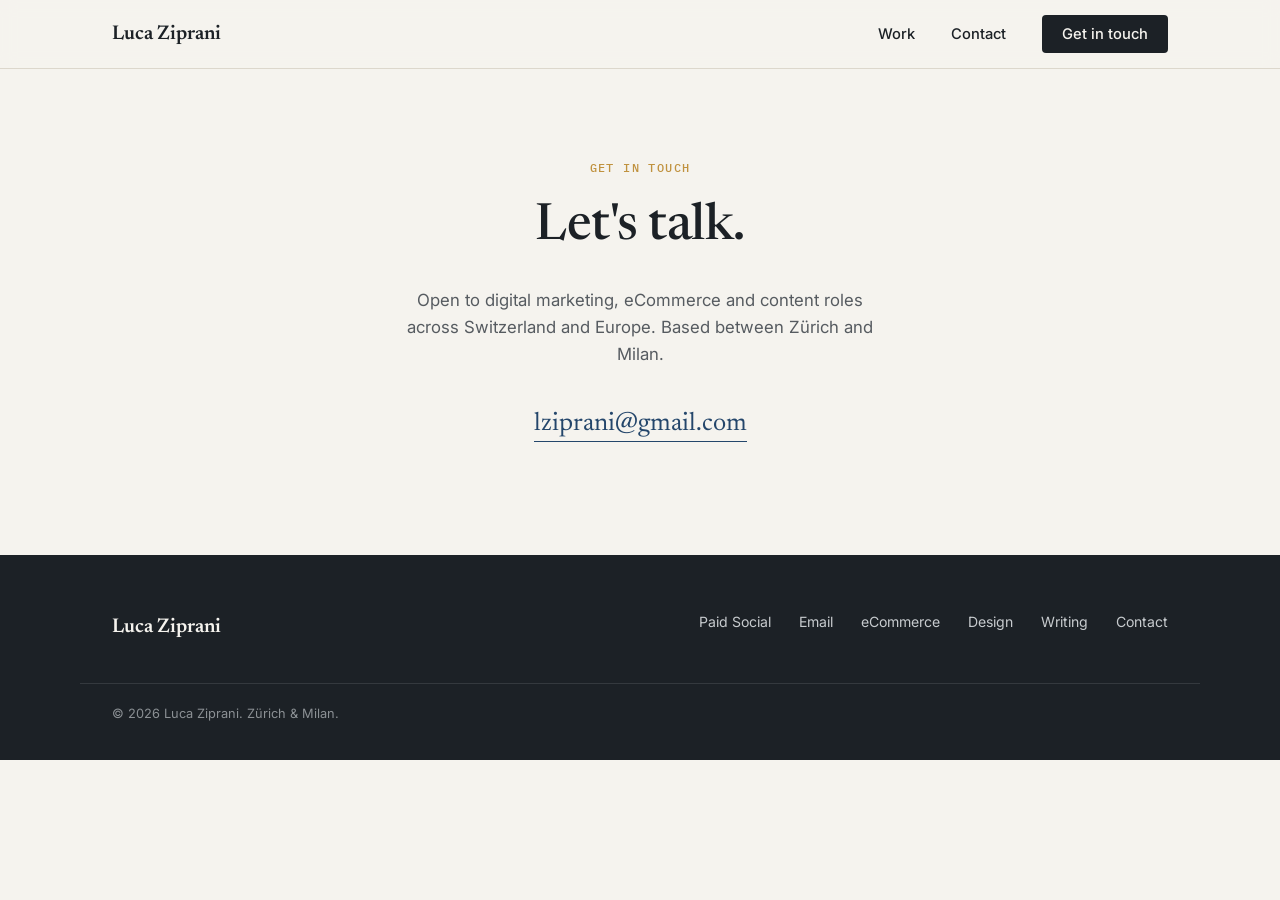
<file: contact.html>
<!DOCTYPE html>
<html lang="en">
<head>
<meta charset="UTF-8">
<meta name="viewport" content="width=device-width, initial-scale=1.0">
<title>Contact — Luca Ziprani</title>
<link rel="stylesheet" href="style.css">
</head>
<body>

<nav class="nav">
  <div class="nav-inner">
    <a href="index.html" class="logo">Luca Ziprani</a>
    <button class="menu-toggle" id="menuToggle"><span></span><span></span><span></span></button>
    <ul class="nav-links" id="navLinks">
      <li class="has-dropdown">
        <a>Work</a>
        <div class="dropdown">
          <a href="work-paid-social.html">Paid Social</a>
          <a href="work-email.html">Email Marketing</a>
          <a href="work-ecommerce.html">eCommerce Content</a>
          <a href="work-design.html">Design &amp; Editorial</a>
          <a href="work-content.html">Content &amp; Copywriting</a>
        </div>
      </li>
      <li><a href="contact.html">Contact</a></li>
      <li><a href="contact.html" class="nav-cta">Get in touch</a></li>
    </ul>
  </div>
</nav>

<section class="contact-block container">
  <span class="eyebrow">Get in touch</span>
  <h1>Let's talk.</h1>
  <p class="lead">Open to digital marketing, eCommerce and content roles across Switzerland and Europe. Based between Zürich and Milan.</p>
  <a href="mailto:lziprani@gmail.com" class="contact-email">lziprani@gmail.com</a>
</section>

<footer class="footer">
  <div class="container footer-inner">
    <div><a href="index.html" class="logo">Luca Ziprani</a></div>
    <ul class="footer-links">
      <li><a href="work-paid-social.html">Paid Social</a></li>
      <li><a href="work-email.html">Email</a></li>
      <li><a href="work-ecommerce.html">eCommerce</a></li>
      <li><a href="work-design.html">Design</a></li>
      <li><a href="work-content.html">Writing</a></li>
      <li><a href="contact.html">Contact</a></li>
    </ul>
  </div>
  <div class="container footer-bottom">&copy; 2026 Luca Ziprani. Zürich &amp; Milan.</div>
</footer>

<script>
  const toggle = document.getElementById('menuToggle');
  const links = document.getElementById('navLinks');
  toggle.addEventListener('click', () => links.classList.toggle('open'));
  document.querySelectorAll('.has-dropdown > a').forEach(el => {
    el.addEventListener('click', (e) => {
      if (window.innerWidth <= 640) { e.preventDefault(); el.parentElement.classList.toggle('open'); }
    });
  });
</script>

</body>
</html>
</file>
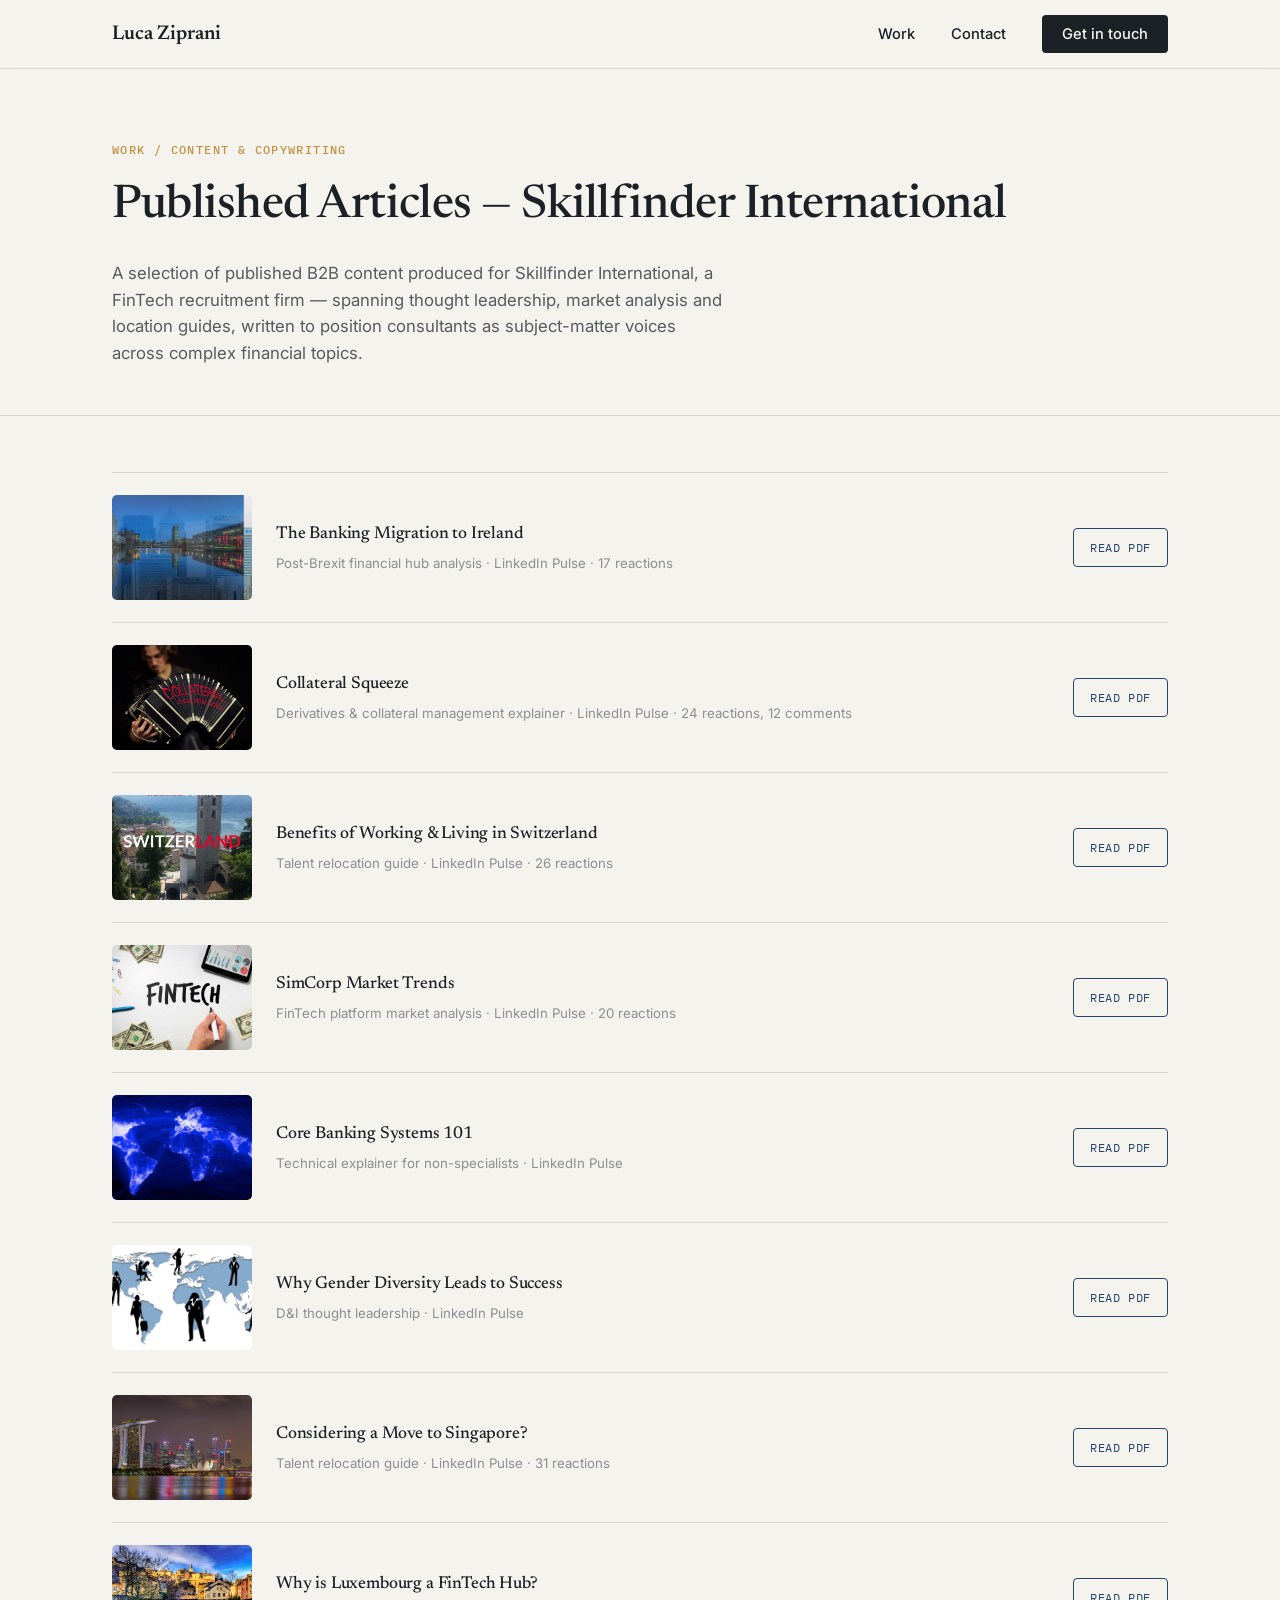
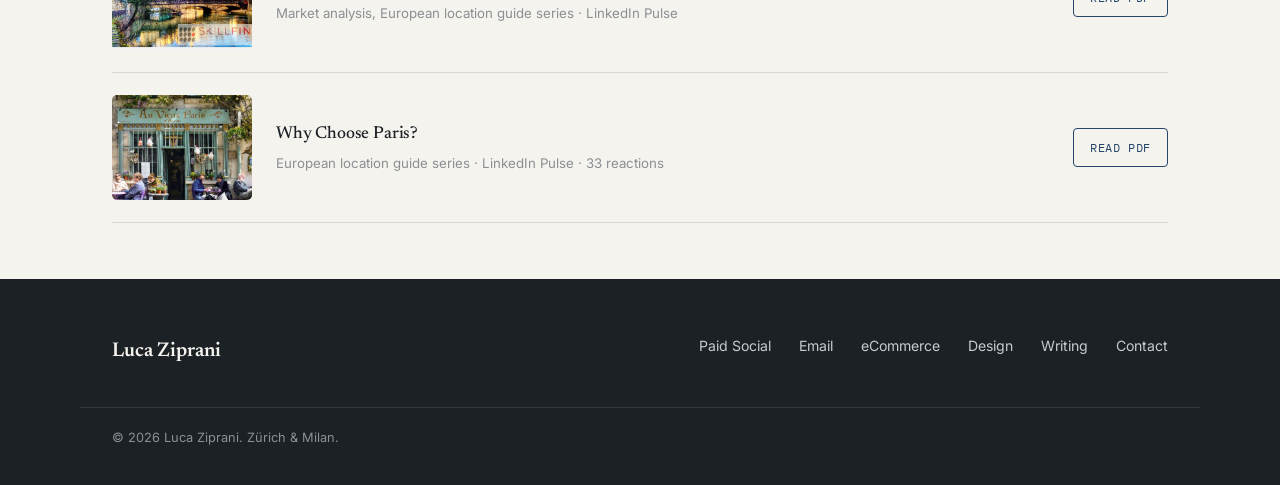
<file: work-content.html>
<!DOCTYPE html>
<html lang="en">
<head>
<meta charset="UTF-8">
<meta name="viewport" content="width=device-width, initial-scale=1.0">
<title>Content &amp; Copywriting — Luca Ziprani</title>
<link rel="stylesheet" href="style.css">
</head>
<body>

<nav class="nav">
  <div class="nav-inner">
    <a href="index.html" class="logo">Luca Ziprani</a>
    <button class="menu-toggle" id="menuToggle"><span></span><span></span><span></span></button>
    <ul class="nav-links" id="navLinks">
      <li class="has-dropdown">
        <a>Work</a>
        <div class="dropdown">
          <a href="work-paid-social.html">Paid Social</a>
          <a href="work-email.html">Email Marketing</a>
          <a href="work-ecommerce.html">eCommerce Content</a>
          <a href="work-design.html">Design &amp; Editorial</a>
          <a href="work-content.html">Content &amp; Copywriting</a>
        </div>
      </li>
      <li><a href="contact.html">Contact</a></li>
      <li><a href="contact.html" class="nav-cta">Get in touch</a></li>
    </ul>
  </div>
</nav>

<section class="page-hero">
  <div class="container">
    <span class="eyebrow">Work / Content &amp; Copywriting</span>
    <h1>Published Articles — Skillfinder International</h1>
    <p class="lead">A selection of published B2B content produced for Skillfinder International, a FinTech recruitment firm — spanning thought leadership, market analysis and location guides, written to position consultants as subject-matter voices across complex financial topics.</p>
  </div>
</section>

<section class="container">
  <div class="section" style="border-bottom:none;">
    <div class="article-list">

      <div class="article-item">
        <img src="images/article-ireland.jpg" alt="Banking Migration to Ireland">
        <div>
          <h3>The Banking Migration to Ireland</h3>
          <p class="meta">Post-Brexit financial hub analysis · LinkedIn Pulse · 17 reactions</p>
        </div>
        <a href="files/banking_migration_ireland.pdf" class="dl" target="_blank">Read PDF</a>
      </div>

      <div class="article-item">
        <img src="images/article-collateral.jpg" alt="Collateral Squeeze">
        <div>
          <h3>Collateral Squeeze</h3>
          <p class="meta">Derivatives &amp; collateral management explainer · LinkedIn Pulse · 24 reactions, 12 comments</p>
        </div>
        <a href="files/collateral_squeeze.pdf" class="dl" target="_blank">Read PDF</a>
      </div>

      <div class="article-item">
        <img src="images/article-switzerland.jpg" alt="Benefits of Switzerland">
        <div>
          <h3>Benefits of Working &amp; Living in Switzerland</h3>
          <p class="meta">Talent relocation guide · LinkedIn Pulse · 26 reactions</p>
        </div>
        <a href="files/benefits_switzerland.pdf" class="dl" target="_blank">Read PDF</a>
      </div>

      <div class="article-item">
        <img src="images/article-simcorp.jpg" alt="SimCorp Market Trends">
        <div>
          <h3>SimCorp Market Trends</h3>
          <p class="meta">FinTech platform market analysis · LinkedIn Pulse · 20 reactions</p>
        </div>
        <a href="files/simcorp_market_trends.pdf" class="dl" target="_blank">Read PDF</a>
      </div>

      <div class="article-item">
        <img src="images/article-corebanking.jpg" alt="Core Banking Systems 101">
        <div>
          <h3>Core Banking Systems 101</h3>
          <p class="meta">Technical explainer for non-specialists · LinkedIn Pulse</p>
        </div>
        <a href="files/core_banking_101.pdf" class="dl" target="_blank">Read PDF</a>
      </div>

      <div class="article-item">
        <img src="images/article-diversity.jpg" alt="Gender Diversity">
        <div>
          <h3>Why Gender Diversity Leads to Success</h3>
          <p class="meta">D&amp;I thought leadership · LinkedIn Pulse</p>
        </div>
        <a href="files/gender_diversity.pdf" class="dl" target="_blank">Read PDF</a>
      </div>

      <div class="article-item">
        <img src="images/article-singapore.jpg" alt="Considering a Move to Singapore">
        <div>
          <h3>Considering a Move to Singapore?</h3>
          <p class="meta">Talent relocation guide · LinkedIn Pulse · 31 reactions</p>
        </div>
        <a href="files/singapore_article.pdf" class="dl" target="_blank">Read PDF</a>
      </div>

      <div class="article-item">
        <img src="images/article-luxembourg.jpg" alt="Luxembourg FinTech Hub">
        <div>
          <h3>Why is Luxembourg a FinTech Hub?</h3>
          <p class="meta">Market analysis, European location guide series · LinkedIn Pulse</p>
        </div>
        <a href="files/luxembourg_fintech.pdf" class="dl" target="_blank">Read PDF</a>
      </div>

      <div class="article-item">
        <img src="images/article-paris.jpg" alt="Why Choose Paris">
        <div>
          <h3>Why Choose Paris?</h3>
          <p class="meta">European location guide series · LinkedIn Pulse · 33 reactions</p>
        </div>
        <a href="files/why_choose_paris.pdf" class="dl" target="_blank">Read PDF</a>
      </div>

    </div>
  </div>
</section>

<footer class="footer">
  <div class="container footer-inner">
    <div><a href="index.html" class="logo">Luca Ziprani</a></div>
    <ul class="footer-links">
      <li><a href="work-paid-social.html">Paid Social</a></li>
      <li><a href="work-email.html">Email</a></li>
      <li><a href="work-ecommerce.html">eCommerce</a></li>
      <li><a href="work-design.html">Design</a></li>
      <li><a href="work-content.html">Writing</a></li>
      <li><a href="contact.html">Contact</a></li>
    </ul>
  </div>
  <div class="container footer-bottom">&copy; 2026 Luca Ziprani. Zürich &amp; Milan.</div>
</footer>

<script>
  const toggle = document.getElementById('menuToggle');
  const links = document.getElementById('navLinks');
  toggle.addEventListener('click', () => links.classList.toggle('open'));
  document.querySelectorAll('.has-dropdown > a').forEach(el => {
    el.addEventListener('click', (e) => {
      if (window.innerWidth <= 640) { e.preventDefault(); el.parentElement.classList.toggle('open'); }
    });
  });
</script>

</body>
</html>
</file>
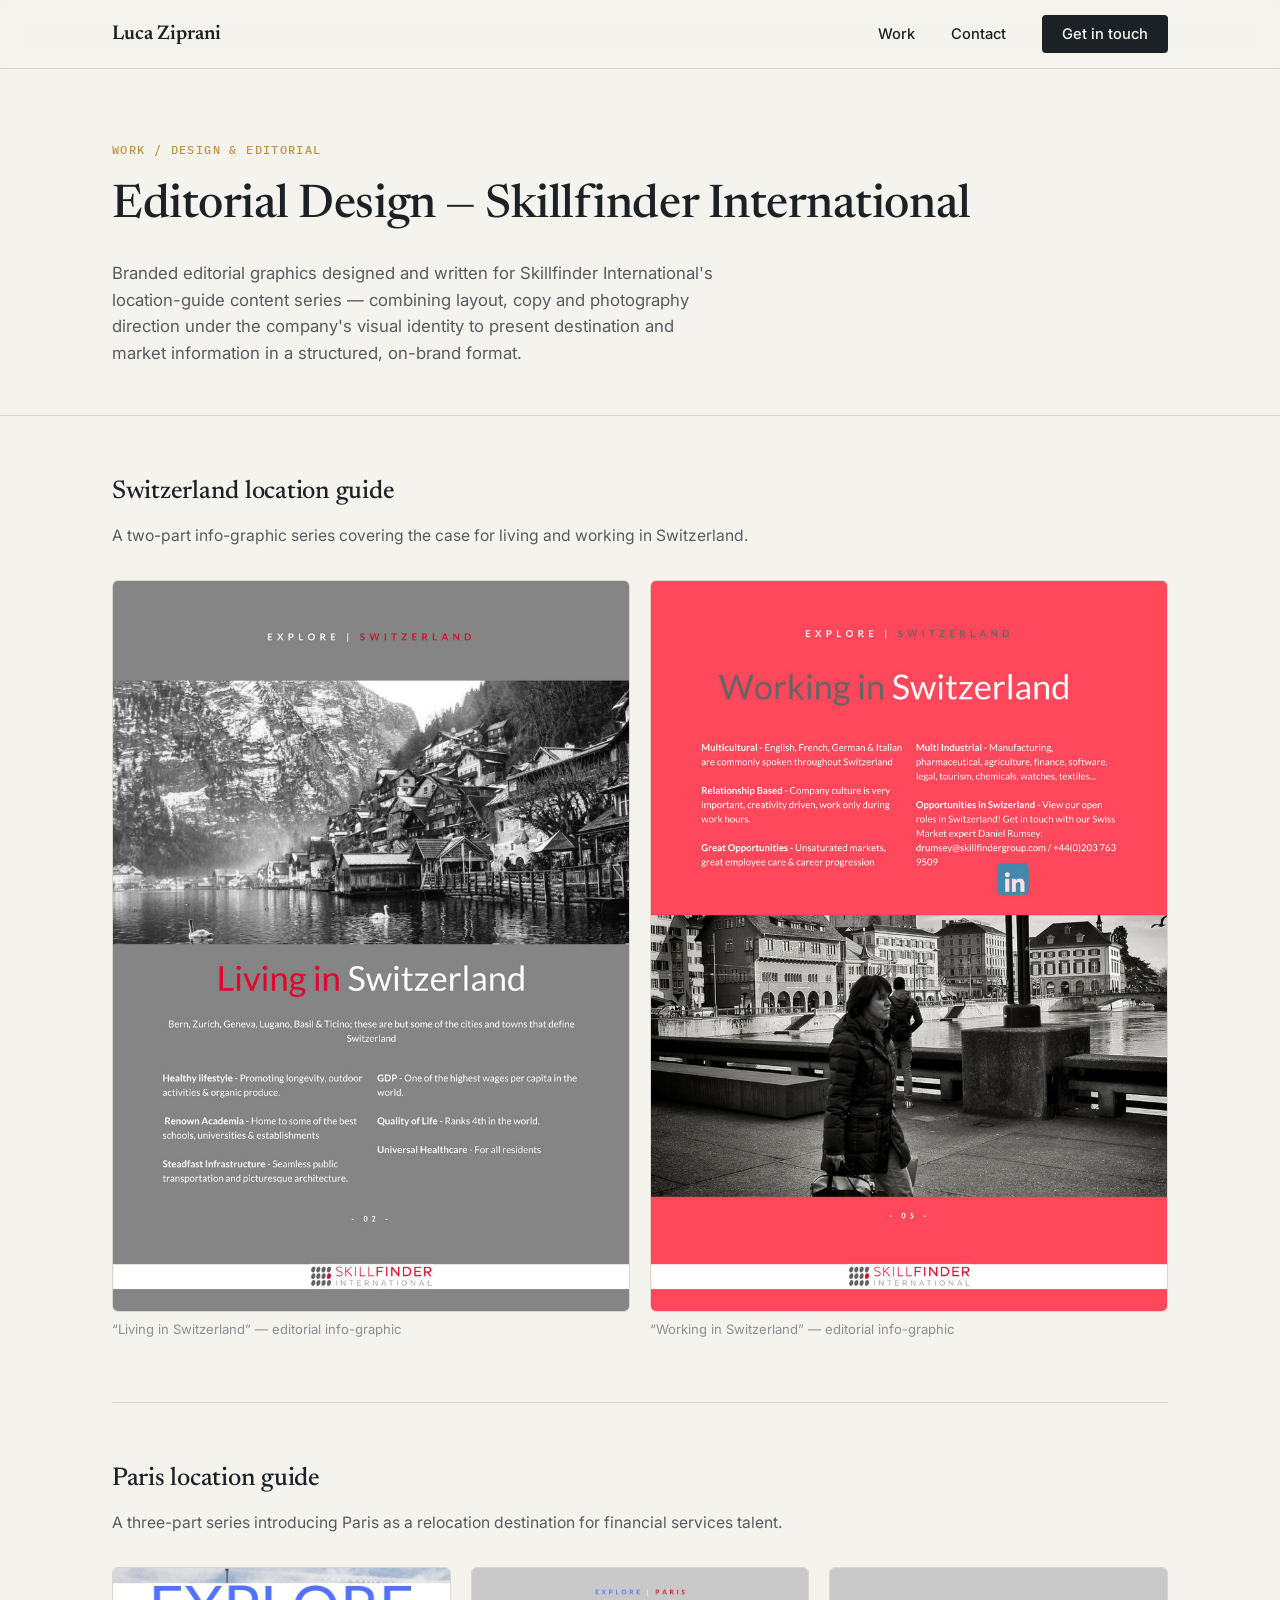
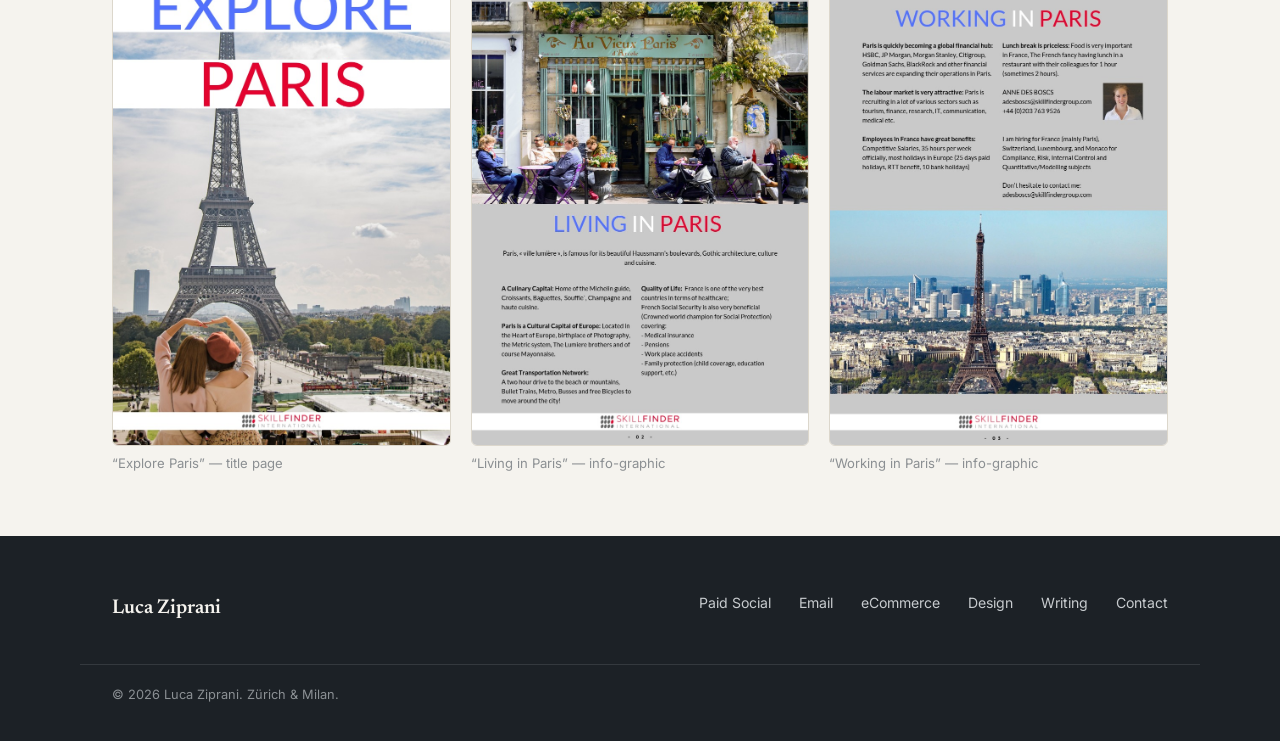
<file: work-design.html>
<!DOCTYPE html>
<html lang="en">
<head>
<meta charset="UTF-8">
<meta name="viewport" content="width=device-width, initial-scale=1.0">
<title>Design &amp; Editorial — Luca Ziprani</title>
<link rel="stylesheet" href="style.css">
</head>
<body>

<nav class="nav">
  <div class="nav-inner">
    <a href="index.html" class="logo">Luca Ziprani</a>
    <button class="menu-toggle" id="menuToggle"><span></span><span></span><span></span></button>
    <ul class="nav-links" id="navLinks">
      <li class="has-dropdown">
        <a>Work</a>
        <div class="dropdown">
          <a href="work-paid-social.html">Paid Social</a>
          <a href="work-email.html">Email Marketing</a>
          <a href="work-ecommerce.html">eCommerce Content</a>
          <a href="work-design.html">Design &amp; Editorial</a>
          <a href="work-content.html">Content &amp; Copywriting</a>
        </div>
      </li>
      <li><a href="contact.html">Contact</a></li>
      <li><a href="contact.html" class="nav-cta">Get in touch</a></li>
    </ul>
  </div>
</nav>

<section class="page-hero">
  <div class="container">
    <span class="eyebrow">Work / Design &amp; Editorial</span>
    <h1>Editorial Design — Skillfinder International</h1>
    <p class="lead">Branded editorial graphics designed and written for Skillfinder International's location-guide content series — combining layout, copy and photography direction under the company's visual identity to present destination and market information in a structured, on-brand format.</p>
  </div>
</section>

<section class="container">

  <div class="section">
    <h2>Switzerland location guide</h2>
    <p class="desc">A two-part info-graphic series covering the case for living and working in Switzerland.</p>
    <div class="img-row cols-2">
      <div class="img-card"><img src="images/design-switzerland-1.jpg" alt="Living in Switzerland graphic"><p class="cap">&ldquo;Living in Switzerland&rdquo; — editorial info-graphic</p></div>
      <div class="img-card"><img src="images/design-switzerland-2.jpg" alt="Working in Switzerland graphic"><p class="cap">&ldquo;Working in Switzerland&rdquo; — editorial info-graphic</p></div>
    </div>
  </div>

  <div class="section">
    <h2>Paris location guide</h2>
    <p class="desc">A three-part series introducing Paris as a relocation destination for financial services talent.</p>
    <div class="img-row cols-3">
      <div class="img-card"><img src="images/design-paris-1.jpg" alt="Explore Paris title page"><p class="cap">&ldquo;Explore Paris&rdquo; — title page</p></div>
      <div class="img-card"><img src="images/design-paris-2.jpg" alt="Living in Paris graphic"><p class="cap">&ldquo;Living in Paris&rdquo; — info-graphic</p></div>
      <div class="img-card"><img src="images/design-paris-3.jpg" alt="Working in Paris graphic"><p class="cap">&ldquo;Working in Paris&rdquo; — info-graphic</p></div>
    </div>
  </div>

</section>

<footer class="footer">
  <div class="container footer-inner">
    <div><a href="index.html" class="logo">Luca Ziprani</a></div>
    <ul class="footer-links">
      <li><a href="work-paid-social.html">Paid Social</a></li>
      <li><a href="work-email.html">Email</a></li>
      <li><a href="work-ecommerce.html">eCommerce</a></li>
      <li><a href="work-design.html">Design</a></li>
      <li><a href="work-content.html">Writing</a></li>
      <li><a href="contact.html">Contact</a></li>
    </ul>
  </div>
  <div class="container footer-bottom">&copy; 2026 Luca Ziprani. Zürich &amp; Milan.</div>
</footer>

<script>
  const toggle = document.getElementById('menuToggle');
  const links = document.getElementById('navLinks');
  toggle.addEventListener('click', () => links.classList.toggle('open'));
  document.querySelectorAll('.has-dropdown > a').forEach(el => {
    el.addEventListener('click', (e) => {
      if (window.innerWidth <= 640) { e.preventDefault(); el.parentElement.classList.toggle('open'); }
    });
  });
</script>

</body>
</html>
</file>
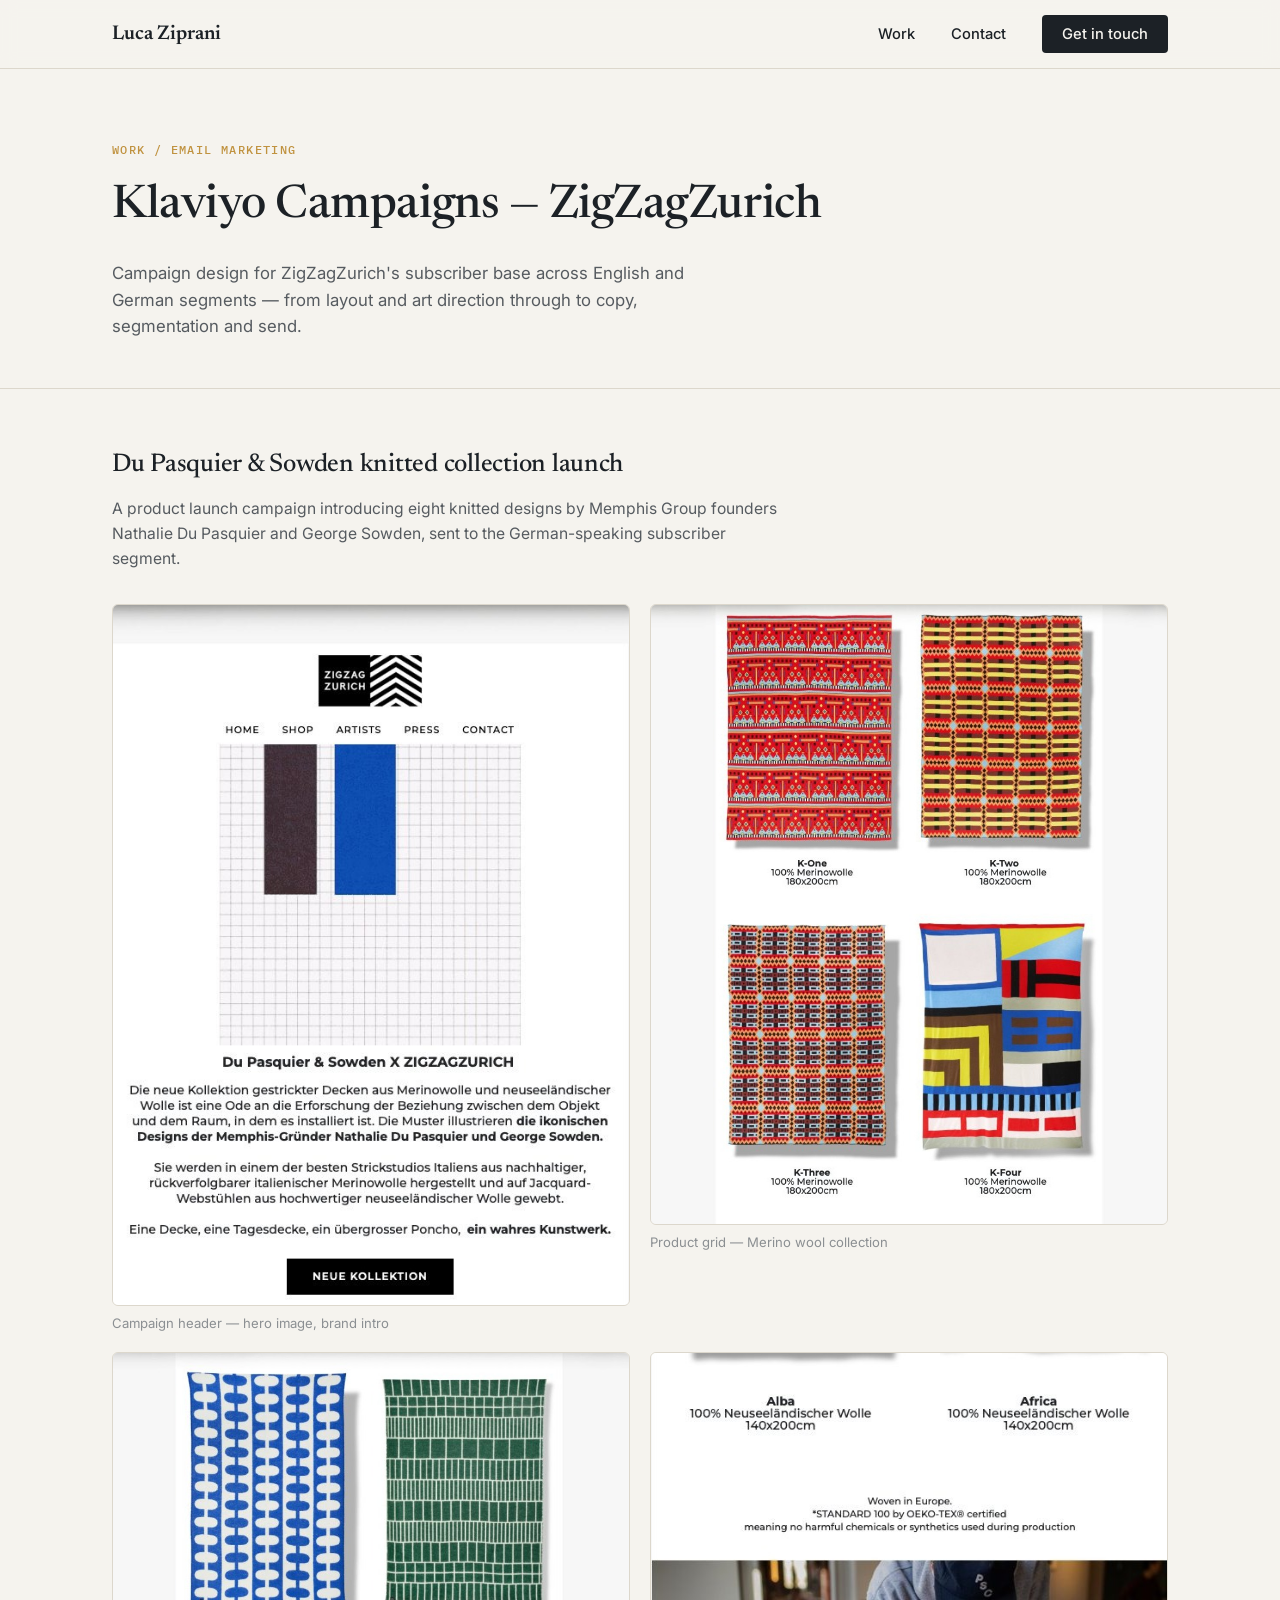
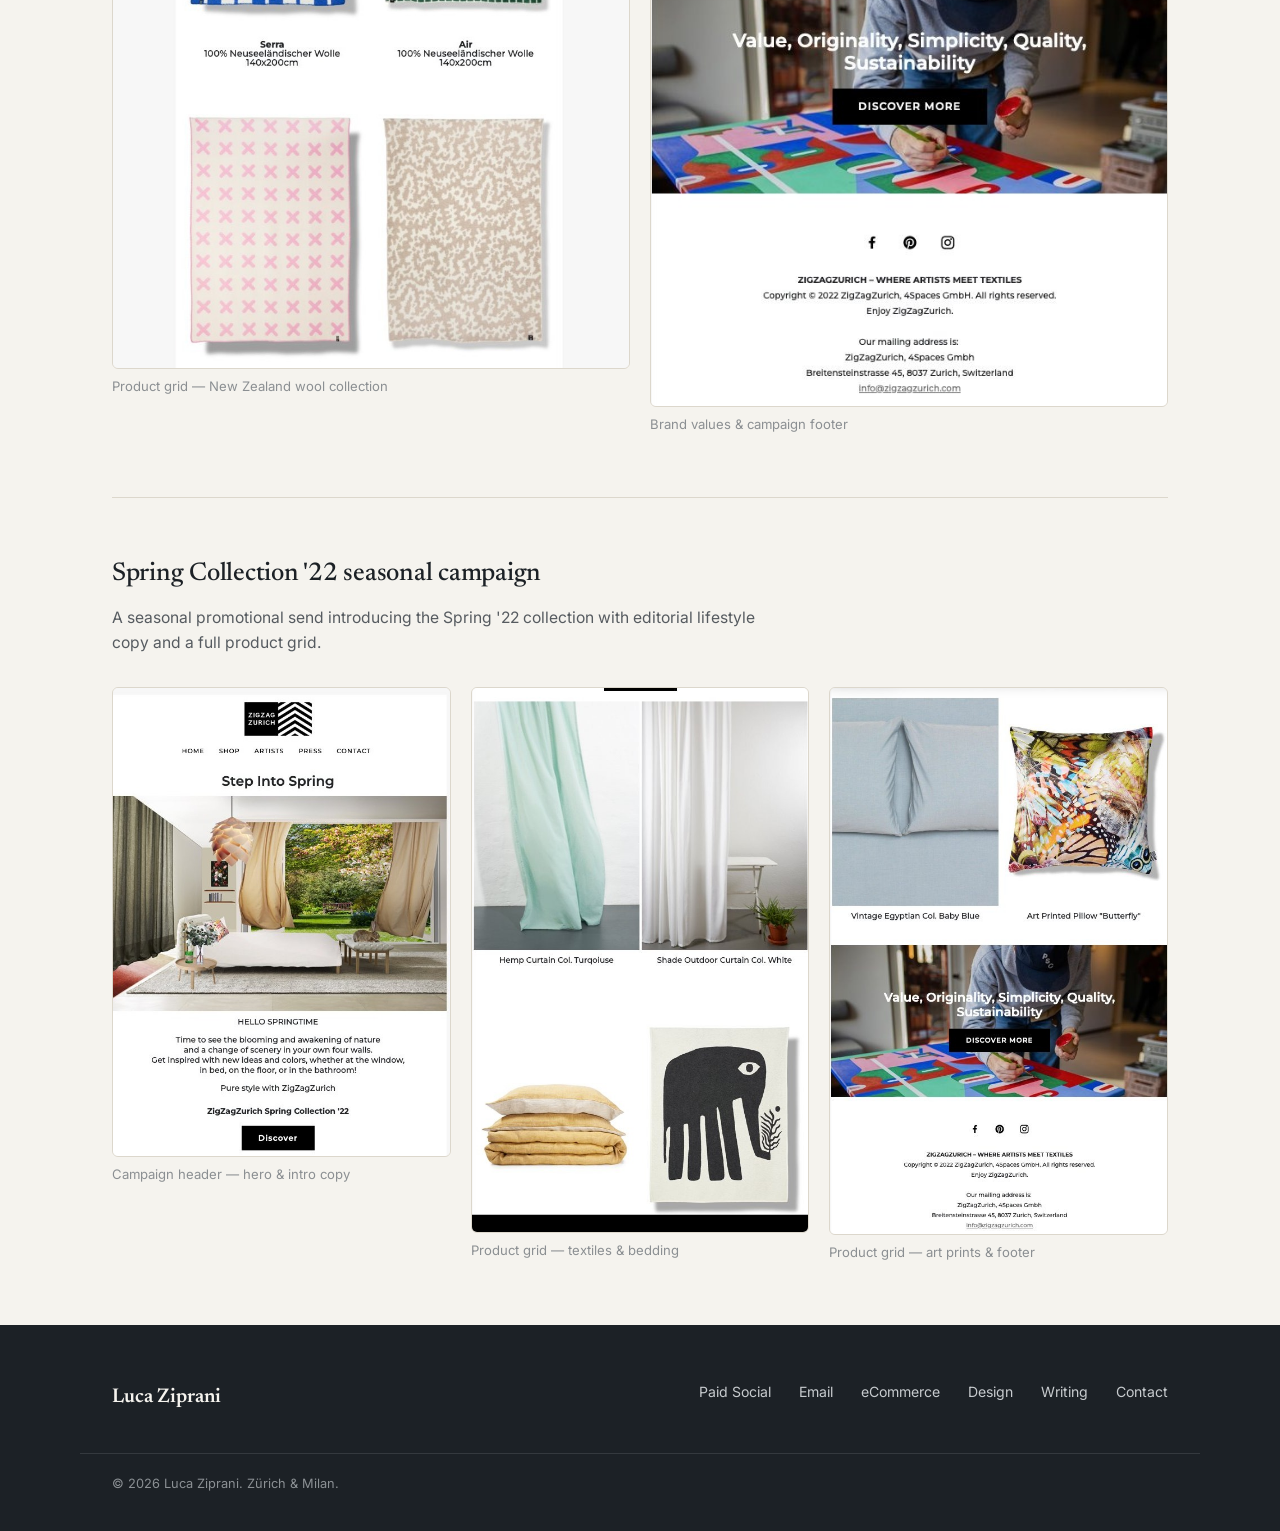
<file: work-email.html>
<!DOCTYPE html>
<html lang="en">
<head>
<meta charset="UTF-8">
<meta name="viewport" content="width=device-width, initial-scale=1.0">
<title>Email Marketing — Luca Ziprani</title>
<link rel="stylesheet" href="style.css">
</head>
<body>

<nav class="nav">
  <div class="nav-inner">
    <a href="index.html" class="logo">Luca Ziprani</a>
    <button class="menu-toggle" id="menuToggle"><span></span><span></span><span></span></button>
    <ul class="nav-links" id="navLinks">
      <li class="has-dropdown">
        <a>Work</a>
        <div class="dropdown">
          <a href="work-paid-social.html">Paid Social</a>
          <a href="work-email.html">Email Marketing</a>
          <a href="work-ecommerce.html">eCommerce Content</a>
          <a href="work-design.html">Design &amp; Editorial</a>
          <a href="work-content.html">Content &amp; Copywriting</a>
        </div>
      </li>
      <li><a href="contact.html">Contact</a></li>
      <li><a href="contact.html" class="nav-cta">Get in touch</a></li>
    </ul>
  </div>
</nav>

<section class="page-hero">
  <div class="container">
    <span class="eyebrow">Work / Email Marketing</span>
    <h1>Klaviyo Campaigns — ZigZagZurich</h1>
    <p class="lead">Campaign design for ZigZagZurich's subscriber base across English and German segments — from layout and art direction through to copy, segmentation and send.</p>
  </div>
</section>

<section class="container">

  <div class="section">
    <h2>Du Pasquier &amp; Sowden knitted collection launch</h2>
    <p class="desc">A product launch campaign introducing eight knitted designs by Memphis Group founders Nathalie Du Pasquier and George Sowden, sent to the German-speaking subscriber segment.</p>
    <div class="img-row cols-2">
      <div class="img-card"><img src="images/email-dupasquier-1.jpg" alt="Campaign header"><p class="cap">Campaign header — hero image, brand intro</p></div>
      <div class="img-card"><img src="images/email-dupasquier-2.jpg" alt="Product grid Merino"><p class="cap">Product grid — Merino wool collection</p></div>
    </div>
    <div class="img-row cols-2" style="margin-top:20px;">
      <div class="img-card"><img src="images/email-dupasquier-3.jpg" alt="Product grid NZ wool"><p class="cap">Product grid — New Zealand wool collection</p></div>
      <div class="img-card"><img src="images/email-dupasquier-4.jpg" alt="Brand values footer"><p class="cap">Brand values &amp; campaign footer</p></div>
    </div>
  </div>

  <div class="section">
    <h2>Spring Collection '22 seasonal campaign</h2>
    <p class="desc">A seasonal promotional send introducing the Spring '22 collection with editorial lifestyle copy and a full product grid.</p>
    <div class="img-row cols-3">
      <div class="img-card"><img src="images/email-spring-1.jpg" alt="Campaign header"><p class="cap">Campaign header — hero &amp; intro copy</p></div>
      <div class="img-card"><img src="images/email-spring-2.jpg" alt="Product grid textiles"><p class="cap">Product grid — textiles &amp; bedding</p></div>
      <div class="img-card"><img src="images/email-spring-3.jpg" alt="Product grid art prints"><p class="cap">Product grid — art prints &amp; footer</p></div>
    </div>
  </div>

</section>

<footer class="footer">
  <div class="container footer-inner">
    <div><a href="index.html" class="logo">Luca Ziprani</a></div>
    <ul class="footer-links">
      <li><a href="work-paid-social.html">Paid Social</a></li>
      <li><a href="work-email.html">Email</a></li>
      <li><a href="work-ecommerce.html">eCommerce</a></li>
      <li><a href="work-design.html">Design</a></li>
      <li><a href="work-content.html">Writing</a></li>
      <li><a href="contact.html">Contact</a></li>
    </ul>
  </div>
  <div class="container footer-bottom">&copy; 2026 Luca Ziprani. Zürich &amp; Milan.</div>
</footer>

<script>
  const toggle = document.getElementById('menuToggle');
  const links = document.getElementById('navLinks');
  toggle.addEventListener('click', () => links.classList.toggle('open'));
  document.querySelectorAll('.has-dropdown > a').forEach(el => {
    el.addEventListener('click', (e) => {
      if (window.innerWidth <= 640) { e.preventDefault(); el.parentElement.classList.toggle('open'); }
    });
  });
</script>

</body>
</html>
</file>
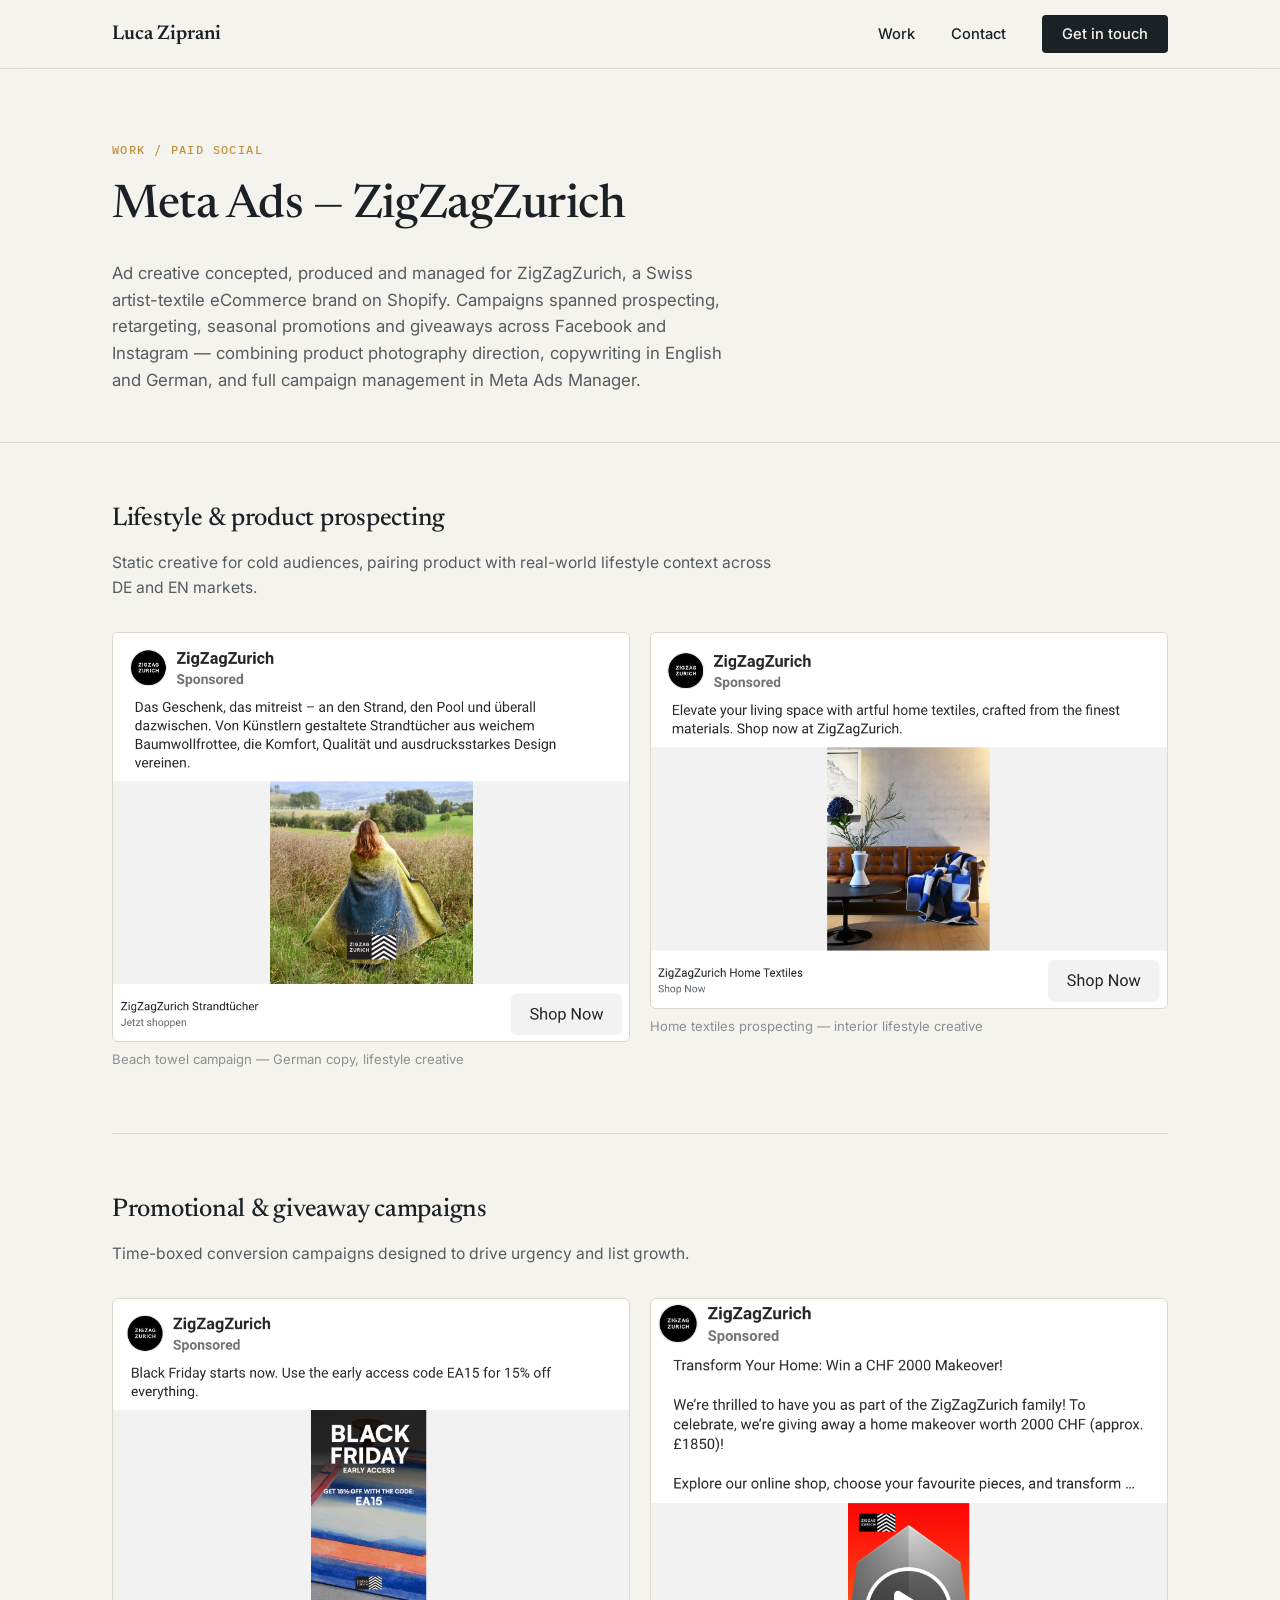
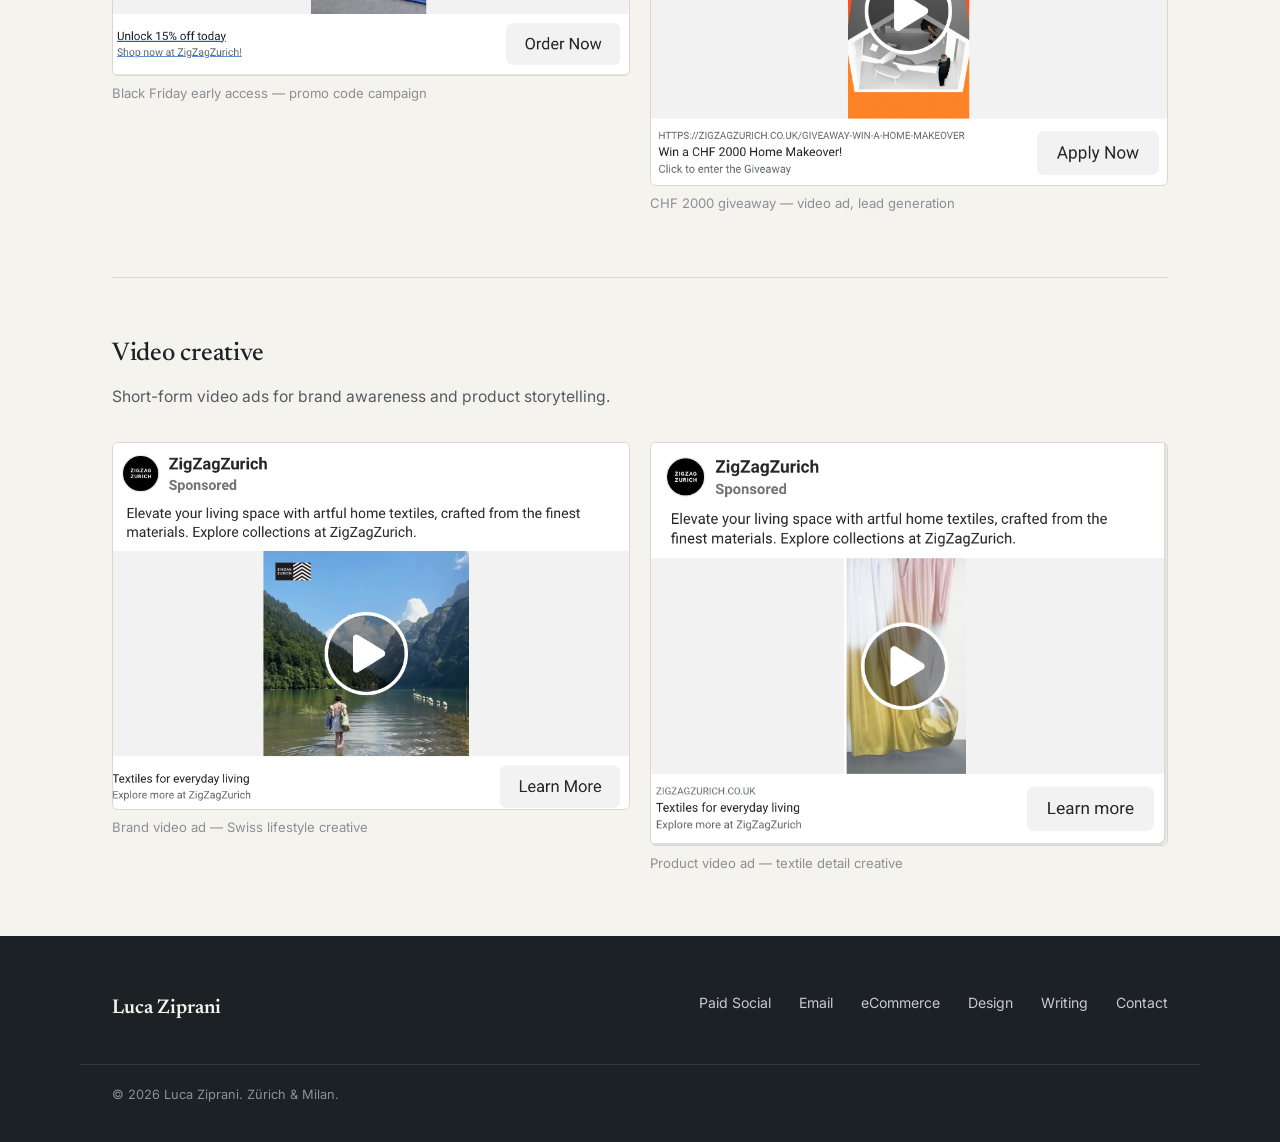
<file: work-paid-social.html>
<!DOCTYPE html>
<html lang="en">
<head>
<meta charset="UTF-8">
<meta name="viewport" content="width=device-width, initial-scale=1.0">
<title>Paid Social — Luca Ziprani</title>
<link rel="stylesheet" href="style.css">
</head>
<body>

<nav class="nav">
  <div class="nav-inner">
    <a href="index.html" class="logo">Luca Ziprani</a>
    <button class="menu-toggle" id="menuToggle"><span></span><span></span><span></span></button>
    <ul class="nav-links" id="navLinks">
      <li class="has-dropdown">
        <a>Work</a>
        <div class="dropdown">
          <a href="work-paid-social.html">Paid Social</a>
          <a href="work-email.html">Email Marketing</a>
          <a href="work-ecommerce.html">eCommerce Content</a>
          <a href="work-design.html">Design &amp; Editorial</a>
          <a href="work-content.html">Content &amp; Copywriting</a>
        </div>
      </li>
      <li><a href="contact.html">Contact</a></li>
      <li><a href="contact.html" class="nav-cta">Get in touch</a></li>
    </ul>
  </div>
</nav>

<section class="page-hero">
  <div class="container">
    <span class="eyebrow">Work / Paid Social</span>
    <h1>Meta Ads — ZigZagZurich</h1>
    <p class="lead">Ad creative concepted, produced and managed for ZigZagZurich, a Swiss artist-textile eCommerce brand on Shopify. Campaigns spanned prospecting, retargeting, seasonal promotions and giveaways across Facebook and Instagram — combining product photography direction, copywriting in English and German, and full campaign management in Meta Ads Manager.</p>
  </div>
</section>

<section class="container">

  <div class="section">
    <h2>Lifestyle &amp; product prospecting</h2>
    <p class="desc">Static creative for cold audiences, pairing product with real-world lifestyle context across DE and EN markets.</p>
    <div class="img-row cols-2">
      <div class="img-card">
        <img src="images/paid-social-1.jpg" alt="Beach towel campaign">
        <p class="cap">Beach towel campaign — German copy, lifestyle creative</p>
      </div>
      <div class="img-card">
        <img src="images/paid-social-2.jpg" alt="Home textiles campaign">
        <p class="cap">Home textiles prospecting — interior lifestyle creative</p>
      </div>
    </div>
  </div>

  <div class="section">
    <h2>Promotional &amp; giveaway campaigns</h2>
    <p class="desc">Time-boxed conversion campaigns designed to drive urgency and list growth.</p>
    <div class="img-row cols-2">
      <div class="img-card">
        <img src="images/paid-social-3.jpg" alt="Black Friday campaign">
        <p class="cap">Black Friday early access — promo code campaign</p>
      </div>
      <div class="img-card">
        <img src="images/paid-social-4.jpg" alt="Giveaway campaign">
        <p class="cap">CHF 2000 giveaway — video ad, lead generation</p>
      </div>
    </div>
  </div>

  <div class="section">
    <h2>Video creative</h2>
    <p class="desc">Short-form video ads for brand awareness and product storytelling.</p>
    <div class="img-row cols-2">
      <div class="img-card">
        <img src="images/paid-social-5.jpg" alt="Brand video ad">
        <p class="cap">Brand video ad — Swiss lifestyle creative</p>
      </div>
      <div class="img-card">
        <img src="images/paid-social-6.jpg" alt="Product video ad">
        <p class="cap">Product video ad — textile detail creative</p>
      </div>
    </div>
  </div>

</section>

<footer class="footer">
  <div class="container footer-inner">
    <div><a href="index.html" class="logo">Luca Ziprani</a></div>
    <ul class="footer-links">
      <li><a href="work-paid-social.html">Paid Social</a></li>
      <li><a href="work-email.html">Email</a></li>
      <li><a href="work-ecommerce.html">eCommerce</a></li>
      <li><a href="work-design.html">Design</a></li>
      <li><a href="work-content.html">Writing</a></li>
      <li><a href="contact.html">Contact</a></li>
    </ul>
  </div>
  <div class="container footer-bottom">&copy; 2026 Luca Ziprani. Zürich &amp; Milan.</div>
</footer>

<script>
  const toggle = document.getElementById('menuToggle');
  const links = document.getElementById('navLinks');
  toggle.addEventListener('click', () => links.classList.toggle('open'));
  document.querySelectorAll('.has-dropdown > a').forEach(el => {
    el.addEventListener('click', (e) => {
      if (window.innerWidth <= 640) { e.preventDefault(); el.parentElement.classList.toggle('open'); }
    });
  });
</script>

</body>
</html>
</file>
<file: style.css>
@import url('https://fonts.googleapis.com/css2?family=Newsreader:ital,wght@0,400;0,500;0,600;1,400&family=Inter:wght@400;500;600&family=IBM+Plex+Mono:wght@500&display=swap');

:root {
  --paper: #F5F3EE;
  --paper-alt: #EFECE4;
  --ink: #1C2126;
  --ink-soft: #565B60;
  --ink-faint: #8B8F92;
  --accent: #24466B;
  --accent-warm: #C0923F;
  --line: #DCD7CC;
  --white: #FFFFFF;
}

* { margin: 0; padding: 0; box-sizing: border-box; }

html { scroll-behavior: smooth; }

body {
  background: var(--paper);
  color: var(--ink);
  font-family: 'Inter', sans-serif;
  font-size: 16px;
  line-height: 1.6;
}

img { max-width: 100%; display: block; }

a { color: inherit; text-decoration: none; }

h1, h2, h3 {
  font-family: 'Newsreader', serif;
  font-weight: 500;
  letter-spacing: -0.01em;
  color: var(--ink);
}

.eyebrow {
  font-family: 'IBM Plex Mono', monospace;
  font-size: 0.72rem;
  font-weight: 500;
  letter-spacing: 0.12em;
  text-transform: uppercase;
  color: var(--accent-warm);
  margin-bottom: 10px;
  display: block;
}

.container {
  max-width: 1120px;
  margin: 0 auto;
  padding: 0 32px;
}

/* ---------- NAV ---------- */
.nav {
  position: sticky;
  top: 0;
  z-index: 100;
  background: rgba(245, 243, 238, 0.92);
  backdrop-filter: blur(8px);
  border-bottom: 1px solid var(--line);
}

.nav-inner {
  max-width: 1120px;
  margin: 0 auto;
  padding: 18px 32px;
  display: flex;
  align-items: center;
  justify-content: space-between;
}

.logo {
  font-family: 'Newsreader', serif;
  font-size: 1.25rem;
  font-weight: 600;
  color: var(--ink);
}

.nav-links {
  display: flex;
  align-items: center;
  gap: 36px;
  list-style: none;
}

.nav-links > li { position: relative; }

.nav-links > li > a {
  font-size: 0.92rem;
  font-weight: 500;
  color: var(--ink);
  cursor: pointer;
}

.nav-links > li > a:hover { color: var(--accent-warm); }

.dropdown {
  position: absolute;
  top: 100%;
  left: -20px;
  margin-top: 14px;
  background: var(--white);
  border: 1px solid var(--line);
  border-radius: 6px;
  min-width: 240px;
  padding: 8px;
  opacity: 0;
  visibility: hidden;
  transform: translateY(6px);
  transition: all 0.18s ease;
  box-shadow: 0 12px 28px rgba(28,33,38,0.08);
}

.has-dropdown:hover .dropdown {
  opacity: 1;
  visibility: visible;
  transform: translateY(0);
}

.dropdown a {
  display: block;
  padding: 10px 12px;
  border-radius: 4px;
  font-size: 0.88rem;
  color: var(--ink-soft);
}

.dropdown a:hover { background: var(--paper-alt); color: var(--ink); }

.nav-cta {
  background: var(--ink);
  color: var(--paper) !important;
  padding: 10px 20px;
  border-radius: 4px;
  font-size: 0.88rem;
  font-weight: 500;
}

.nav-cta:hover { background: var(--accent); }

.menu-toggle {
  display: none;
  flex-direction: column;
  gap: 5px;
  cursor: pointer;
  background: none;
  border: none;
}

.menu-toggle span {
  width: 22px;
  height: 2px;
  background: var(--ink);
}

/* ---------- BUTTONS ---------- */
.btn {
  display: inline-block;
  padding: 13px 26px;
  border-radius: 4px;
  font-size: 0.92rem;
  font-weight: 500;
  transition: all 0.15s ease;
}

.btn-primary {
  background: var(--ink);
  color: var(--paper);
}
.btn-primary:hover { background: var(--accent); }

.btn-outline {
  border: 1px solid var(--ink);
  color: var(--ink);
}
.btn-outline:hover { background: var(--ink); color: var(--paper); }

/* ---------- HERO ---------- */
.hero {
  padding: 100px 0 80px;
  position: relative;
  overflow: hidden;
}

.hero-grid {
  display: grid;
  grid-template-columns: 1.1fr 0.9fr;
  gap: 48px;
  align-items: center;
}

.hero h1 {
  font-size: clamp(2.6rem, 5vw, 4rem);
  line-height: 1.06;
  margin-bottom: 22px;
}

.hero p.lead {
  font-size: 1.1rem;
  color: var(--ink-soft);
  max-width: 480px;
  margin-bottom: 32px;
}

.hero-ctas { display: flex; gap: 14px; flex-wrap: wrap; }

.zigzag {
  width: 100%;
  height: auto;
}

/* ---------- PAGE HERO (subpages) ---------- */
.page-hero {
  padding: 72px 0 48px;
  border-bottom: 1px solid var(--line);
}

.page-hero h1 { font-size: clamp(2.1rem, 4vw, 2.9rem); margin-bottom: 16px; }
.page-hero p.lead { font-size: 1.05rem; color: var(--ink-soft); max-width: 620px; }

/* ---------- CATEGORY GRID (homepage) ---------- */
.cat-grid {
  display: grid;
  grid-template-columns: repeat(3, 1fr);
  gap: 24px;
  padding: 20px 0 100px;
}

.cat-card {
  background: var(--white);
  border: 1px solid var(--line);
  border-radius: 8px;
  overflow: hidden;
  transition: transform 0.18s ease, box-shadow 0.18s ease;
}

.cat-card:hover {
  transform: translateY(-4px);
  box-shadow: 0 16px 32px rgba(28,33,38,0.08);
}

.cat-card .thumb {
  aspect-ratio: 4/3;
  overflow: hidden;
  background: var(--paper-alt);
}

.cat-card .thumb img { width: 100%; height: 100%; object-fit: cover; }

.cat-card .body { padding: 20px 22px 24px; }

.cat-card h3 { font-size: 1.15rem; margin-bottom: 6px; }

.cat-card p { font-size: 0.9rem; color: var(--ink-soft); }

/* ---------- CONTENT SECTIONS ---------- */
.section { padding: 56px 0; border-bottom: 1px solid var(--line); }
.section:last-of-type { border-bottom: none; }

.section h2 { font-size: 1.6rem; margin-bottom: 10px; }
.section .desc { color: var(--ink-soft); max-width: 680px; margin-bottom: 32px; font-size: 0.98rem; }

.img-row {
  display: grid;
  gap: 20px;
  margin-bottom: 8px;
}
.img-row.cols-2 { grid-template-columns: 1fr 1fr; }
.img-row.cols-3 { grid-template-columns: 1fr 1fr 1fr; }
.img-row.cols-4 { grid-template-columns: repeat(4, 1fr); }

.img-card { }
.img-card img {
  border-radius: 6px;
  border: 1px solid var(--line);
  width: 100%;
}
.img-card .cap {
  font-size: 0.82rem;
  color: var(--ink-faint);
  margin-top: 8px;
  line-height: 1.4;
}

/* ---------- ARTICLE LIST ---------- */
.article-list {
  display: flex;
  flex-direction: column;
  gap: 0;
}

.article-item {
  display: grid;
  grid-template-columns: 140px 1fr auto;
  gap: 24px;
  align-items: center;
  padding: 22px 0;
  border-bottom: 1px solid var(--line);
}

.article-item:first-child { border-top: 1px solid var(--line); }

.article-item img {
  border-radius: 5px;
  aspect-ratio: 4/3;
  object-fit: cover;
  width: 100%;
}

.article-item h3 { font-size: 1.08rem; margin-bottom: 4px; }
.article-item .meta { font-size: 0.83rem; color: var(--ink-faint); }

.article-item .dl {
  font-family: 'IBM Plex Mono', monospace;
  font-size: 0.76rem;
  letter-spacing: 0.05em;
  text-transform: uppercase;
  color: var(--accent);
  white-space: nowrap;
  border: 1px solid var(--accent);
  padding: 9px 16px;
  border-radius: 4px;
}
.article-item .dl:hover { background: var(--accent); color: var(--white); }

/* ---------- FOOTER ---------- */
.footer {
  background: var(--ink);
  color: var(--paper);
  padding: 56px 0 36px;
}

.footer-inner {
  display: flex;
  justify-content: space-between;
  align-items: flex-start;
  flex-wrap: wrap;
  gap: 24px;
}

.footer .logo { color: var(--paper); }

.footer-links {
  display: flex;
  gap: 28px;
  list-style: none;
  font-size: 0.88rem;
}

.footer-links a { color: #C7CBCE; }
.footer-links a:hover { color: var(--paper); }

.footer-bottom {
  margin-top: 40px;
  padding-top: 20px;
  border-top: 1px solid #34393E;
  font-size: 0.8rem;
  color: #8B9094;
}

/* ---------- CONTACT ---------- */
.contact-block {
  padding: 90px 0 110px;
  text-align: center;
}
.contact-block h1 { font-size: clamp(2.2rem, 4vw, 3.2rem); margin-bottom: 18px; }
.contact-block p.lead { color: var(--ink-soft); max-width: 480px; margin: 0 auto 36px; font-size: 1.05rem; }
.contact-email {
  font-family: 'Newsreader', serif;
  font-size: 1.6rem;
  color: var(--accent);
  border-bottom: 1px solid var(--accent);
  padding-bottom: 4px;
}

/* ---------- RESPONSIVE ---------- */
@media (max-width: 860px) {
  .hero-grid { grid-template-columns: 1fr; }
  .cat-grid { grid-template-columns: 1fr 1fr; }
  .img-row.cols-3, .img-row.cols-4 { grid-template-columns: 1fr 1fr; }
  .article-item { grid-template-columns: 90px 1fr; }
  .article-item .dl { grid-column: 1 / -1; justify-self: start; margin-top: 6px; }
}

@media (max-width: 640px) {
  .nav-links { position: fixed; top: 64px; left: 0; right: 0; bottom: 0; background: var(--paper); flex-direction: column; align-items: flex-start; padding: 32px; gap: 20px; display: none; overflow-y: auto; }
  .nav-links.open { display: flex; }
  .has-dropdown .dropdown { position: static; opacity: 1; visibility: visible; transform: none; box-shadow: none; border: none; padding: 8px 0 0 12px; display: none; }
  .has-dropdown.open .dropdown { display: block; }
  .menu-toggle { display: flex; }
  .cat-grid { grid-template-columns: 1fr; }
  .img-row.cols-2, .img-row.cols-3, .img-row.cols-4 { grid-template-columns: 1fr; }
  .article-item { grid-template-columns: 70px 1fr; gap: 14px; }
}
</file>
